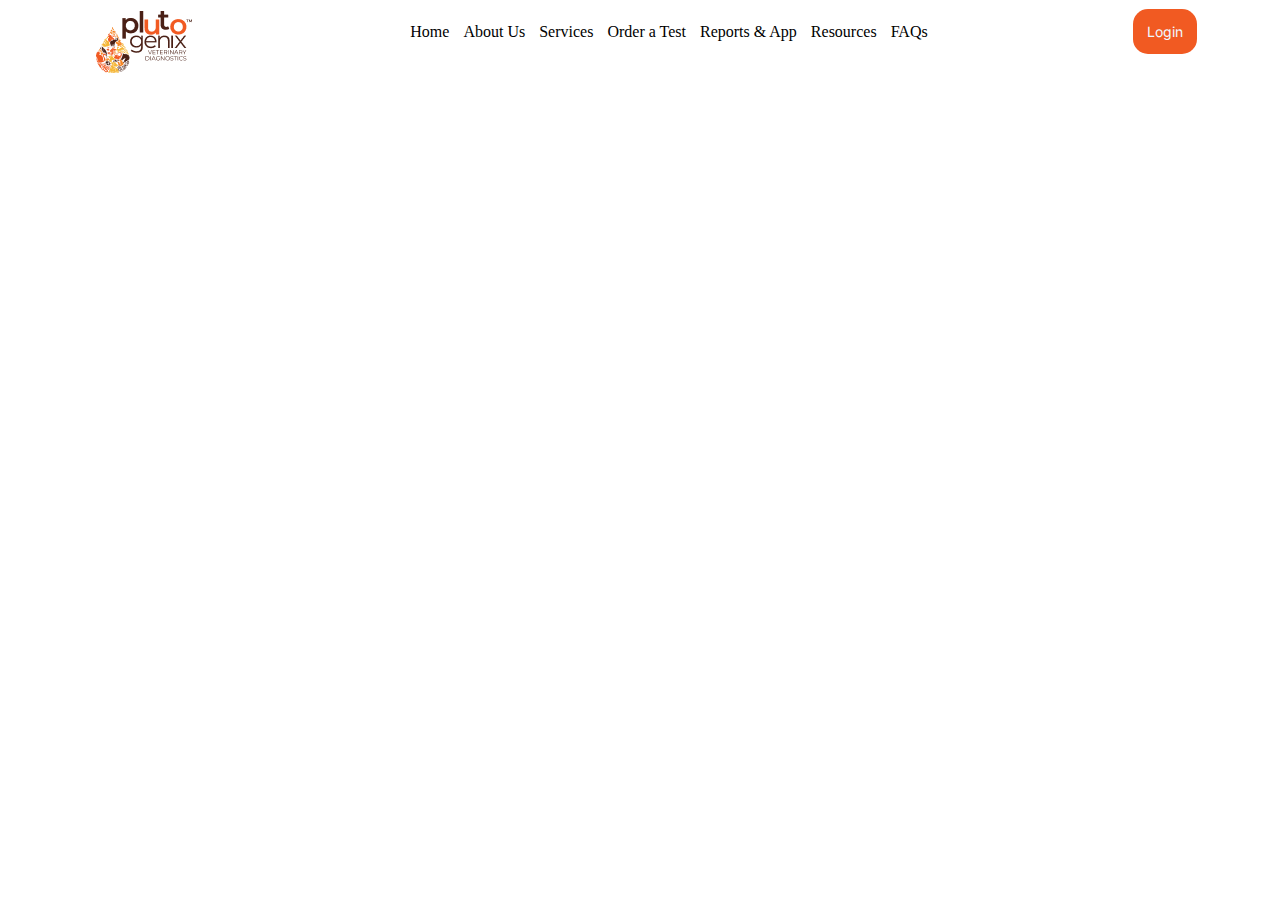
<file: index.html>
<!DOCTYPE html>
<html lang="en">
<head>
    <meta charset="UTF-8">
    <meta name="viewport" content="width=device-width, initial-scale=1.0">
    <title>Plutogenix</title>
    <link rel="stylesheet" href="/index.css">
    <link rel="stylesheet" href="/navbar.css">
</head>
<body>
    <div id="navbar-container"></div>




<!-- Load navbar dynamically  -->
   <script>
    fetch('navbar.html').then(r => r.text()).then(html => {
      document.getElementById('navbar-container').innerHTML = html;
      (function ($) {
        $('#pgx-nav a').on('click', function () {
          if ($('.navbar-toggle').is(':visible')) { $('#pgx-nav').collapse('hide'); }
        });
      })(jQuery);
    });

    // Footer
    fetch('footer.html').then(r => r.text()).then(html => {
      document.getElementById('footer-container').innerHTML = html;
      document.getElementById('year').textContent = new Date().getFullYear();
    });

  </script>

  <script>
    // Tiny slider for testimonials (no external libs)
    (function () {
      var track = document.querySelector('.testi-track');
      var cards = document.querySelectorAll('.testimonial-card');
      var dots = document.querySelectorAll('.testi-dots .dot');
      if (!track) return;

      function goTo(i) {
        var card = cards[i];
        if (!card) return;
        var offset = card.offsetLeft - (track.parentElement.clientWidth - card.clientWidth) / 2;
        track.style.transform = 'translateX(' + (-offset) + 'px)';
        [].forEach.call(dots, function (d) { d.classList.remove('is-active'); });
        dots[i].classList.add('is-active');
      }

      [].forEach.call(dots, function (d) {
        d.addEventListener('click', function () { goTo(parseInt(d.getAttribute('data-slide'), 10)); });
      });

      // Start centered on middle card (index 1) for md+; on mobile start at 0
      function init() {
        if (window.innerWidth >= 992) { goTo(1); } else { goTo(0); }
      }
      window.addEventListener('resize', init);
      setTimeout(init, 50);
    })();
  </script>
</body>

</html>
</file>
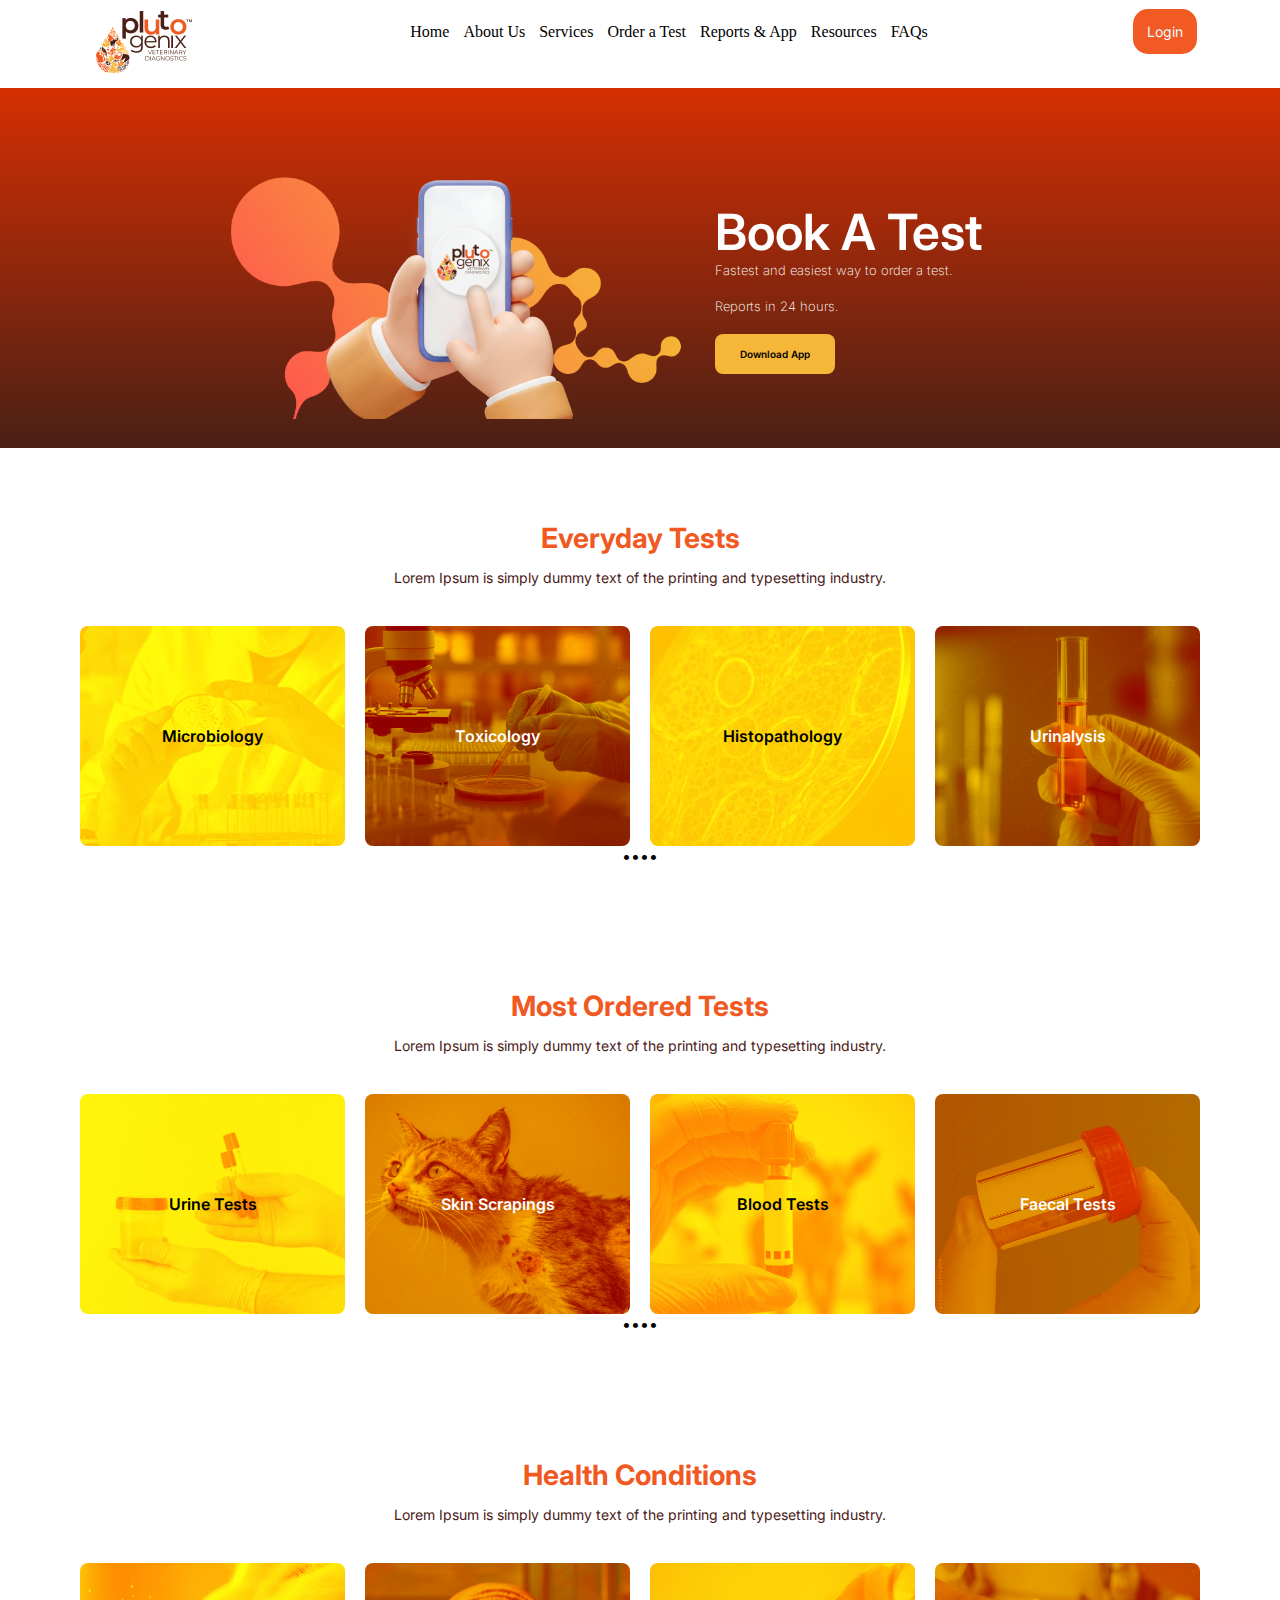
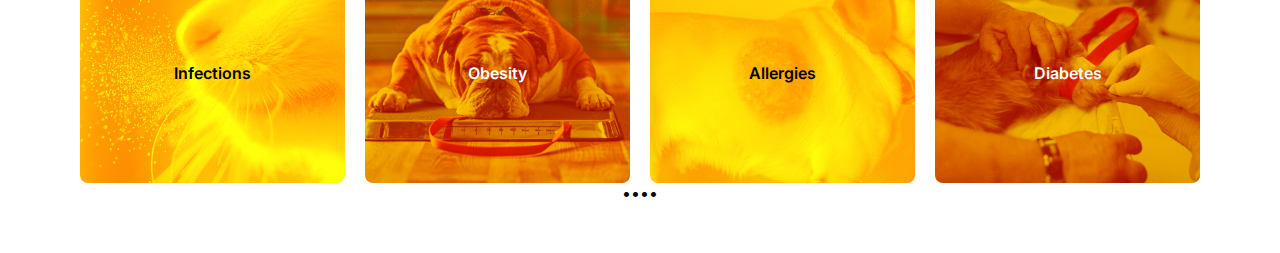
<file: ordertest.html>
<!DOCTYPE html>
<html lang="en">
  <head>
    <meta charset="UTF-8" />
    <meta name="viewport" content="width=device-width, initial-scale=1.0" />
    <title>Plutogenix-Ordertest</title>
    <link rel="stylesheet" href="/ordertest.css" />
    <link rel="stylesheet" href="/navbar.css" />
  </head>
  <body>
    <div id="navbar-container"></div>
    <div class="order-container">
      <div class="order-inner1">
        <img src="assets/Maskgroup.png" alt="hand" class="order-inner" />
      </div>
      <div class="order-inner2">
        <div class="book">Book A Test</div>
        <div class="fast">Fastest and easiest way to order a test.</div>
        <div class="report">Reports in 24 hours.</div>
        <div class="downloadbutt">
          <a class="download" href="/index.html">Download App</a>
        </div>
      </div>
    </div>
    <!-- everyday test card section -->
    <section class="tests-section">
      <h2 class="tests-title">Everyday Tests</h2>
      <p class="tests-subtitle">
        Lorem Ipsum is simply dummy text of the printing and typesetting
        industry.
      </p>

      <div class="tests-grid">
        <div class="test-card">
          <img src="assets/microbiology.png" alt="Microbiology" />
          <div class="overlay1">Microbiology</div>
        </div>

        <div class="test-card">
          <img src="assets/toxicology.jpg" alt="Toxicology" />
          <div class="overlay2">Toxicology</div>
        </div>

        <div class="test-card">
          <img src="assets/histopathology.jpg" alt="Histopathology" />
          <div class="overlay1">Histopathology</div>
        </div>

        <div class="test-card">
          <img src="assets/urinalysis.jpg" alt="Urinalysis" />
          <div class="overlay2">Urinalysis</div>
        </div>
      </div>

       <div class="dots">••••</div>
    </section>
<!-- Most Ordered Tests -->
<section class="tests-section">
  <h2 class="tests-title">Most Ordered <span>Tests</span></h2>
  <p class="tests-subtitle">Lorem Ipsum is simply dummy text of the printing and typesetting industry.</p>

  <div class="tests-grid">
    <div class="test-card">
      <img src="assets/urine.jpg" alt="Urine Tests">
      <div class="overlay1">Urine Tests</div>
    </div>

    <div class="test-card">
      <img src="assets/skin.jpg" alt="Skin Scrapings">
      <div class="overlay2">Skin Scrapings</div>
    </div>

    <div class="test-card">
      <img src="assets/blood.jpg" alt="Blood Tests">
      <div class="overlay1">Blood Tests</div>
    </div>

    <div class="test-card">
      <img src="assets/faecal.jpg" alt="Faecal Tests">
      <div class="overlay2">Faecal Tests</div>
    </div>
  </div>

  <div class="dots">••••</div>
</section>


<!-- Health Conditions -->
<section class="tests-section">
  <h2 class="tests-title">Health <span>Conditions</span></h2>
  <p class="tests-subtitle">Lorem Ipsum is simply dummy text of the printing and typesetting industry.</p>

  <div class="tests-grid">
    <div class="test-card">
      <img src="assets/infections.jpg" alt="Infections">
      <div class="overlay1">Infections</div>
    </div>

    <div class="test-card">
      <img src="assets/obesity.jpg" alt="Obesity">
      <div class="overlay2">Obesity</div>
    </div>

    <div class="test-card">
      <img src="assets/allergies.jpg" alt="Allergies">
      <div class="overlay1">Allergies</div>
    </div>

    <div class="test-card">
      <img src="assets/diabetes.jpg" alt="Diabetes">
      <div class="overlay2">Diabetes</div>
    </div>
  </div>

  <div class="dots">••••</div>
</section>
 <div id="footer-container"></div>



    <script>
      fetch("navbar.html")
        .then((r) => r.text())
        .then((html) => {
          document.getElementById("navbar-container").innerHTML = html;
          (function ($) {
            $("#pgx-nav a").on("click", function () {
              if ($(".navbar-toggle").is(":visible")) {
                $("#pgx-nav").collapse("hide");
              }
            });
          })(jQuery);
        });
        // Footer
    fetch('footer.html').then(r => r.text()).then(html => {
      document.getElementById('footer-container').innerHTML = html;
      document.getElementById('year').textContent = new Date().getFullYear();
    });
    </script>
  </body>
</html>
</file>
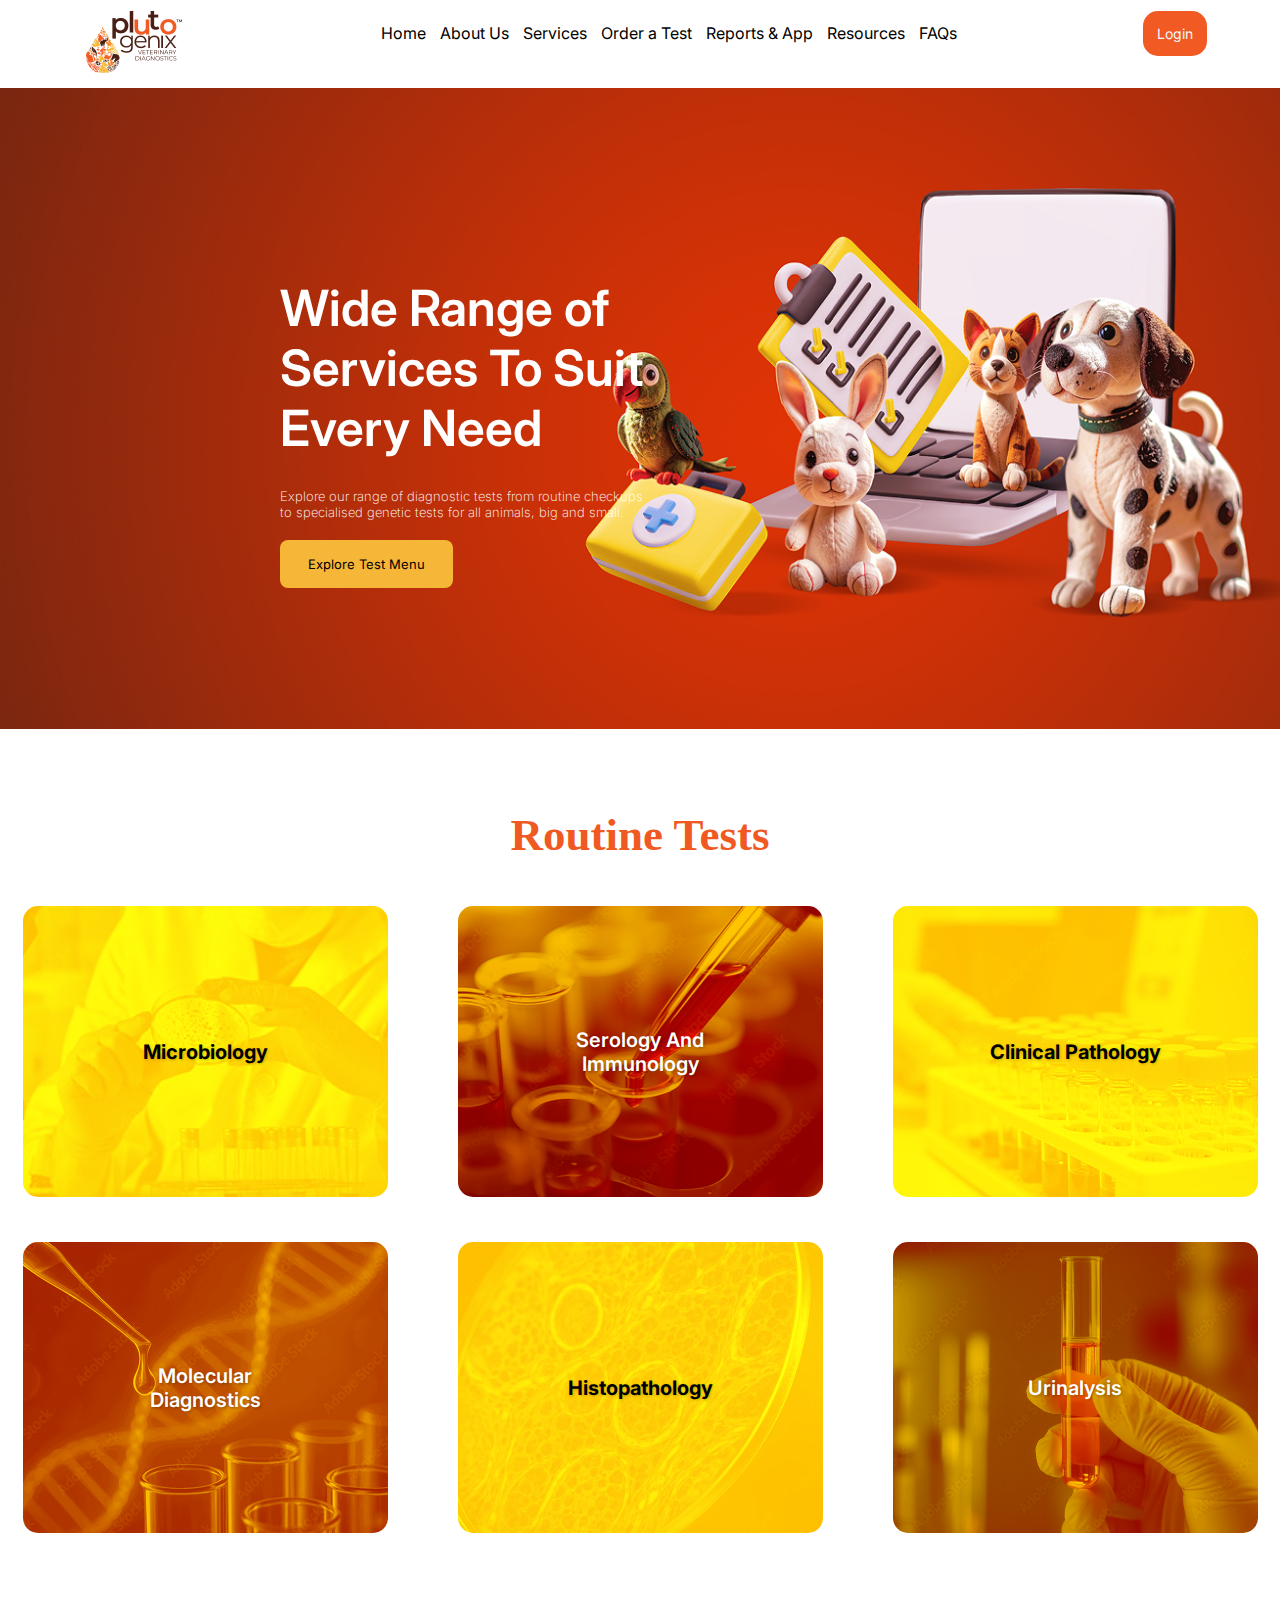
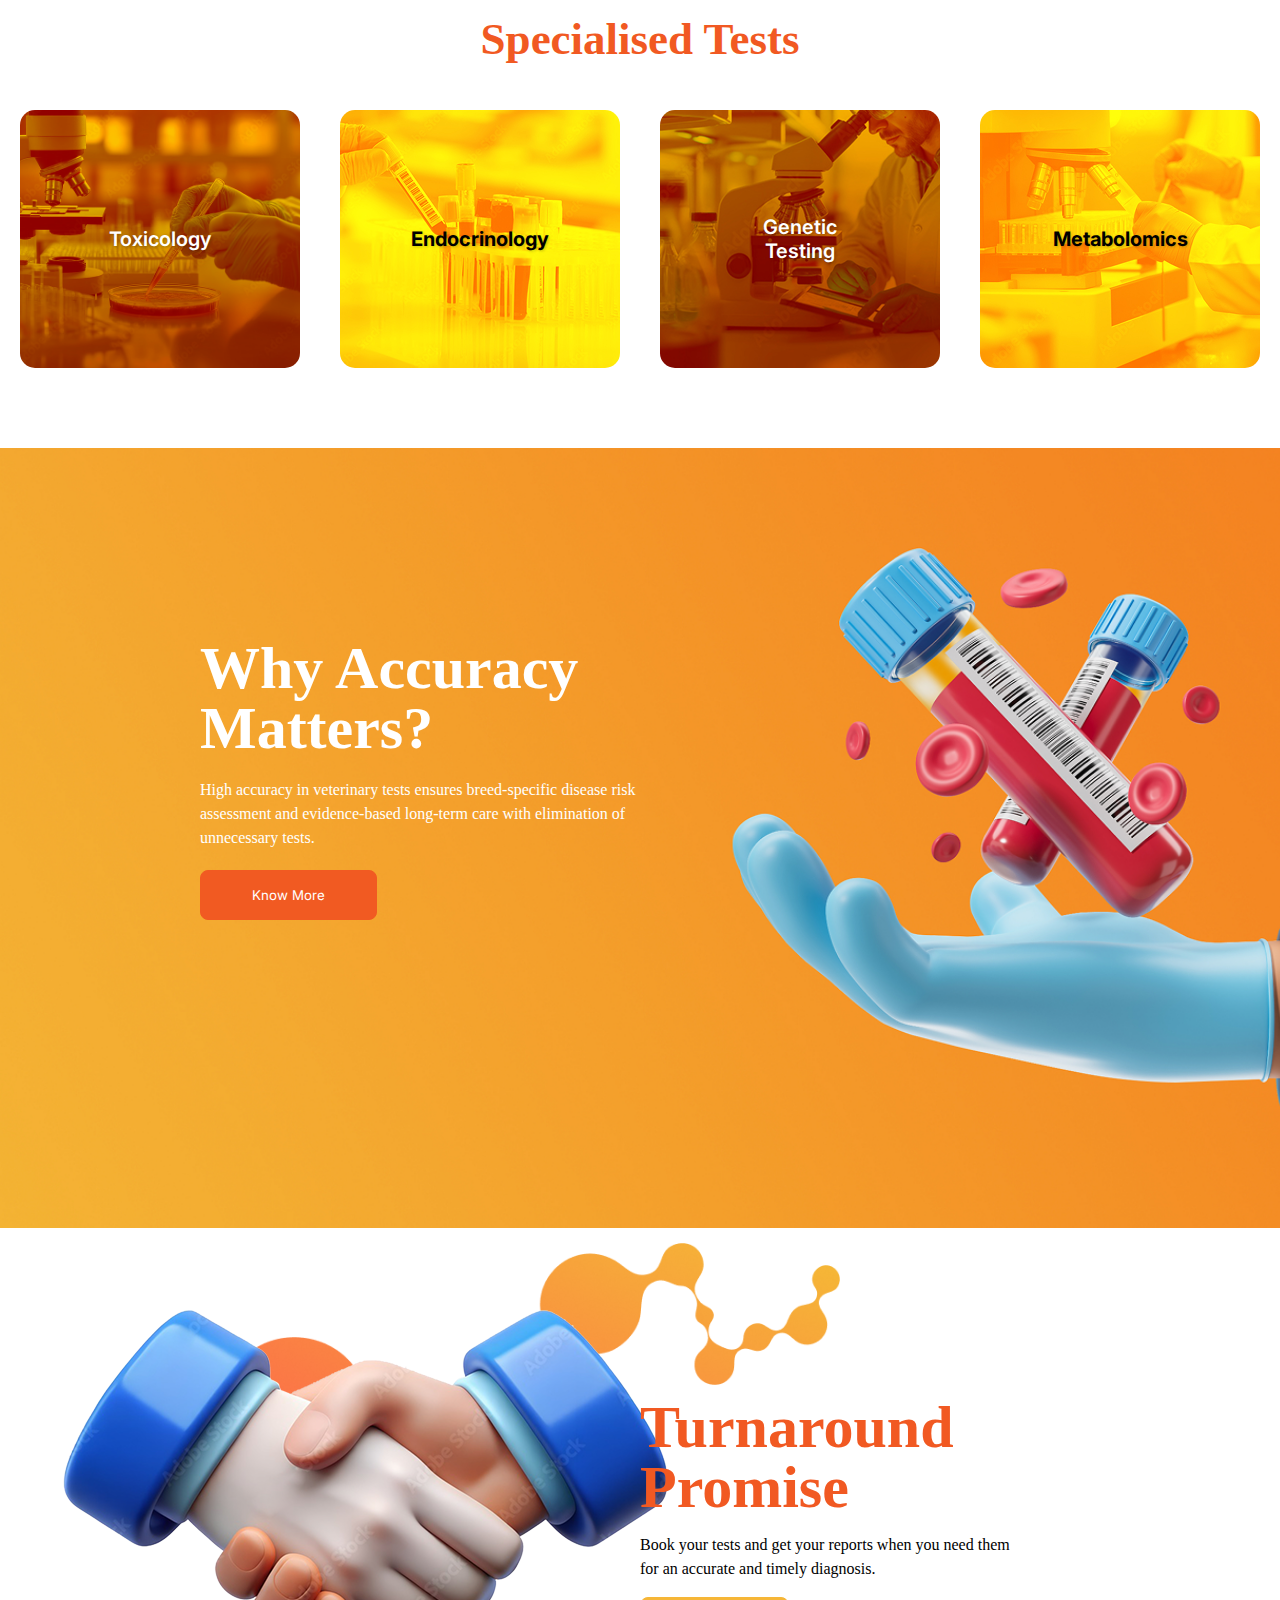
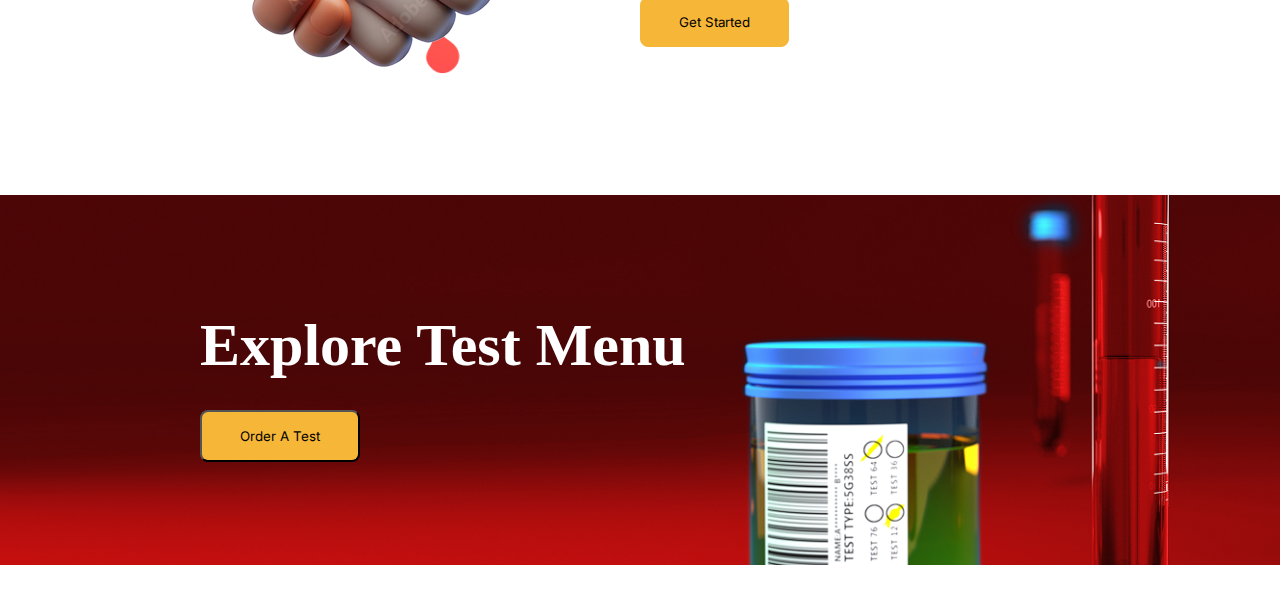
<file: services.html>
<!DOCTYPE html>
<html lang="en">

<head>
    <meta charset="UTF-8">
    <meta name="viewport" content="width=device-width, initial-scale=1.0">
    <link rel="stylesheet" href="services.css">
    <title>Services</title>
</head>

<body>
    <div id="navbar-container"></div>
    <div class="hero-section-service">
        <div>
            <p class="hero-section-service-1">Wide Range of<br />Services To Suit<br />Every Need</p>
        </div>
        <div>
            <p class="hero-section-service-2">Explore our range of diagnostic tests from routine checkups<br />to
                specialised genetic tests for all animals, big and small.</p>
        </div>
        <div><button class="hero-section-service-3">Explore Test Menu</button></div>
    </div>

    <div class="routine-tests-main">
        <p class="routine-tests-main-title">Routine Tests</p>
        <div class="routine-tests-main-service-box">
            <div class="routine-tests-main-inner-service-box">
                <img src="assets/microbiology.png" alt="Microbiology">
                <div class="routine-tests-main-inner-service-box-text-black">Microbiology</div>
            </div>
            <div class="routine-tests-main-inner-service-box">
                <img src="assets/SerologyAndImmunology.png" alt="Serology And Immunology">
                <div class="routine-tests-main-inner-service-box-text-white">Serology And Immunology</div>
            </div>
            <div class="routine-tests-main-inner-service-box">
                <img src="assets/ClinicalPathology.png" alt="Clinical Pathology">
                <div class="routine-tests-main-inner-service-box-text-black">Clinical Pathology</div>
            </div>
        </div>
        <div class="routine-tests-main-service-box">
            <div class="routine-tests-main-inner-service-box">
                <img src="assets/molecularDiagnostics.png" alt="Molecular Diagnostics">
                <div class="routine-tests-main-inner-service-box-text-white">Molecular Diagnostics</div>
            </div>
            <div class="routine-tests-main-inner-service-box">
                <img src="assets/histopathology.jpg" alt="histopathology">
                <div class="routine-tests-main-inner-service-box-text-black">Histopathology</div>
            </div>
            <div class="routine-tests-main-inner-service-box">
                <img src="assets/urinalysis.jpg" alt="urinalysis">
                <div class="routine-tests-main-inner-service-box-text-white">Urinalysis</div>
            </div>
        </div>
    </div>

    <div class="specialised-tests-main">
        <p class="specialised-tests-main-title">Specialised Tests</p>
        <div class="specialised-tests-main-service-box">
            <div class="specialised-tests-main-inner-service-box">
                <img src="assets/toxicology.jpg" alt="toxicology">
                <div class="specialised-tests-main-inner-service-box-text-white">Toxicology</div>
            </div>
            <div class="specialised-tests-main-inner-service-box">
                <img src="assets/Endocrinology.png" alt="Endocrinology">
                <div class="specialised-tests-main-inner-service-box-text-black">Endocrinology</div>
            </div>
            <div class="specialised-tests-main-inner-service-box">
                <img src="assets/geneticTesting.png" alt="Genetic Testing">
                <div class="specialised-tests-main-inner-service-box-text-white">Genetic Testing</div>
            </div>
            <div class="specialised-tests-main-inner-service-box">
                <img src="assets/Metabolomics.png" alt="Metabolomics">
                <div class="specialised-tests-main-inner-service-box-text-black">Metabolomics</div>
            </div>
        </div>
    </div>

    <div class="accuracy-matters-section-main">
        <p class="accuracy-matters-section-title">Why Accuracy Matters?</p>
        <p class="accuracy-matters-section-description">High accuracy in veterinary tests ensures breed-specific
            disease
            risk assessment and evidence-based long-term
            care with elimination of unnecessary tests.</p>
        <button class="accuracy-matters-section-button">Know More</button>
    </div>

    <div class="turnaround-promise-main">
        <div class="turnaround-promise-main-1"><img src="assets/Handshake.png" alt=""></div>
        <div class="turnaround-promise-main-2">
            <p class="turnaround-promise-main-2-title">Turnaround promise</p>
            <p class="turnaround-promise-main-2-description">Book your tests and get your reports when you need them for
                an accurate and timely diagnosis.</p>
            <button class="turnaround-promise-main-2-button">Get Started</button>
        </div>
    </div>

    <div class="explore-test-menu-main">
        <p class="explore-test-menu-title">Explore Test Menu</p>
        <button class="explore-test-menu-button">Order A Test</button>
    </div>

    <div id="footer-container"></div>

    <script>
        fetch('navbar.html').then(r => r.text()).then(html => {
            document.getElementById('navbar-container').innerHTML = html;
            (function ($) {
                $('#pgx-nav a').on('click', function () {
                    if ($('.navbar-toggle').is(':visible')) { $('#pgx-nav').collapse('hide'); }
                });
            })(jQuery);
        });

        // Footer
        fetch('footer.html').then(r => r.text()).then(html => {
            document.getElementById('footer-container').innerHTML = html;
        });
    </script>
</body>

</html>
</file>
<file: index.css>
/* Hero Section */
.hero {
  display: flex;
  align-items: center;
  justify-content: space-between;
  padding: 60px;
  background: linear-gradient(135deg, #ff7b39, #ff4d2d);
  color: #fff;
}

.hero-content {
  max-width: 50%;
}

.hero-content h1 {
  font-size: 2.8rem;
  line-height: 1.3;
  margin-bottom: 20px;
}

.hero-content p {
  font-size: 1rem;
  margin-bottom: 25px;
}

.buttons {
  display: flex;
  gap: 15px;
}

.btn {
  text-decoration: none;
  padding: 12px 20px;
  border-radius: 6px;
  font-weight: bold;
  transition: 0.3s;
}

.btn.primary {
  background: #ffb347;
  color: #000;
}

.btn.primary:hover {
  background: #ffaa22;
}

.btn.secondary {
  background: #333;
  color: #fff;
}

.btn.secondary:hover {
  background: #000;
}

.hero-image img {
  max-width: 420px;
}

/* Responsive */
@media (max-width: 900px) {
  .hero {
    flex-direction: column;
    text-align: center;
  }
  .hero-content {
    max-width: 100%;
  }
  .hero-image img {
    margin-top: 30px;
    max-width: 300px;
  }
}
</file>
<file: navbar.css>
/* Navbar
.pgx-navbar {
  position: sticky;
  top: 0;
  z-index: 1000;
  background: #fff;
  border: none;
  box-shadow: 0 0.125rem 0.75rem rgba(0, 0, 0, 0.06);
  padding: 0.5rem 0;
}

.pgx-navbar .navbar-brand img {
  height: 3rem;
  max-width: 100%;
}

.pgx-menu>li>a {
  font-weight: 600;
  color: #3a3a3a !important;
  padding: 1rem;
}

.pgx-menu>li>a:hover {
  color: #ff7a1a !important;
}

.btn-login {
  background: #ff7a1a;
  color: #fff !important;
  padding: 0.6rem 1.2rem;
  font-weight: 700;
  border-radius: 0.5rem;
}

.btn-login:hover {
  background: #af5718 !important;
} */
@import url('https://fonts.googleapis.com/css2?family=Crimson+Text:ital,wght@0,400;0,600;0,700;1,400;1,600;1,700&family=Inter:ital,opsz,wght@0,14..32,100..900;1,14..32,100..900&display=swap');
.container{
    display: flex;
    flex-direction: row;
    justify-content: space-around;
}
.inner-container{
    display: flex;
    flex-direction: row;
    justify-content: space-around;
    list-style-type: none;
}
.ul-container{
    display: flex;
    flex-direction: row;
    justify-content: space-around;
    list-style-type: none;
    li{
        padding: 7px;
    }
}
.href-fix{
    text-decoration: none;
    color: black;
}

.loginbutton{
    font-size: 14px;
    background-color: #F15A22;
    padding: 14px 14px;
    border-radius: 15px;
    width: 79px;
    height: 49px;
    border-radius: 15px;
    border-width: 2px;
    color: aliceblue;
    font-family: "Inter", sans-serif;
     /* font-weight: 300; */
}

.navbar-brand{
    padding: 10px
}
</file>
<file: ordertest.css>
@import url('https://fonts.googleapis.com/css2?family=Crimson+Text:ital,wght@0,400;0,600;0,700;1,400;1,600;1,700&family=Inter:ital,opsz,wght@0,14..32,100..900;1,14..32,100..900&display=swap');

.order-container{
    height:360px;
    background: linear-gradient(180deg, #D52F03 0%, #4A2015 100%);
    display: flex;
    flex-direction: row;
    align-items: center;
    justify-content: space-around;
}

.order-inner{
    width: 84%;
    margin-top: 44px;
    margin-left: 350px;
}
.order-inner1{
   flex: 1;
  display: flex;
  align-items: center;
  justify-content: center;
}
.order-inner2{
   flex: 1;
  display: flex;
  flex-direction: column;
  align-items: flex-start;
  justify-content: center;
  margin-left: 150px;
  margin-top: 40px;
}
.book{
    font-size: 50px;
    font-family: "Inter", sans-serif;
    font-weight: 600;
    color: #FFFFFF;
    gap: 10px;
}
.fast{
    font-size: 13px;
    font-family: "Inter", sans-serif;
    font-weight: 200;
    color: #FFFFFF;
    margin-bottom: 20px;
}
.report{
    font-size: 13px;
    font-family: "Inter", sans-serif;
    font-weight: 200;
    color: #FFFFFF;
    margin-bottom: 20px;
}
.downloadbutt{
    text-decoration: none;
    color: black;
    font-family: "Inter", sans-serif;
    font-weight: 400;
    height: 40px;
    width: 120px;
    background-color: #F6B637;
    border-radius: 8px;
    display: flex;
    align-items: center;
    justify-content: center;
}
.download{
    text-decoration: none;
    color: black;
    font-family: "Inter", sans-serif;
    font-weight: 600;
    font-size: 10px;
}
/* everyday css */
.tests-section {
  text-align: center;
  padding: 50px 80px;
  font-family: "Inter", sans-serif;
}

.tests-title {
  font-size: 28px;
  font-weight: 700;
  margin-bottom: 8px;
  color:#F15922;
}

.tests-subtitle {
  font-size: 14px;
  color:#4A2016;
  margin-bottom: 40px;
}

.tests-grid {
  display: grid;
  grid-template-columns: repeat(4, 1fr);
  gap: 20px;
}

.test-card {
  position: relative;
  overflow: hidden;
  border-radius: 8px;
  cursor: pointer;
  display: flex;
  align-items: center;
  justify-content: center;
  text-align: center;
}

.test-card img {
  width: 100%;
  height: 220px;
  object-fit: cover;
  transition: transform 0.4s ease;
}

.test-card:hover img {
  transform: scale(1.05);
}

.overlay1 {
  position: absolute;
  left: 0;
  right: 0;
  color: #000;
  font-weight: 600;
  font-size: 16px;
  padding: 12px;
  text-align: center;
  transition: background 0.3s ease;
}
.overlay2 {
  position: absolute;
  left: 0;
  right: 0;
  color: #ffffff;
  font-weight: 600;
  font-size: 16px;
  padding: 12px;
  text-align: center;
  transition: background 0.3s ease;
}

/* Responsive */
@media (max-width: 1000px) {
  .tests-grid {
    grid-template-columns: repeat(2, 1fr);
  }
}

@media (max-width: 600px) {
  .tests-grid {
    grid-template-columns: 1fr;
  }
}
</file>
<file: services.css>
@import url("https://fonts.googleapis.com/css2?family=Crimson+Text:ital,wght@0,400;0,600;0,700;1,400;1,600;1,700&family=Inter:ital,opsz,wght@0,14..32,100..900;1,14..32,100..900&display=swap");
* {
  font-family: "Inter", sans-serif;
}
.hero-section-service {
  color: white;
  width: 100%;
  height: 641px;
  background-size: cover;
  background-image: url(assets/servicesHeroBanner.png);
}
.hero-section-service-1 {
  margin: 0 0;
  padding: 30px 280px;
  padding-top: 190px;
  font-size: 50px;
  font-weight: 600;
}
.hero-section-service-2 {
  margin: 0 0;
  padding: 0px 280px;
  font-size: 13px;
  font-weight: 200;
}
.hero-section-service-3 {
  cursor: pointer;
  background: #f6b637;
  border: 0;
  border-radius: 8px;
  margin: 20px 280px;
  padding: 16px 28px;
  font-size: 13px;
}
.hero-section-service-3:hover {
  cursor: pointer;
  background: #f4b028;
  border: 0;
  border-radius: 8px;
  margin: 20px 280px;
  padding: 16px 28px;
  font-size: 13px;
}

/* Routine tests section */
.routine-tests-main {
  display: flex;
  flex-direction: column;
  align-items: center;
  gap: 45px;
}

.routine-tests-main-title {
  margin: 0;
  margin-top: 80px;
  font-family: Montserrat;
  font-weight: 600;
  font-size: 45px;
  letter-spacing: 0%;
  text-align: center;
  text-transform: capitalize;
  color: #f15922;
}

.routine-tests-main-service-box {
  display: flex;
  align-items: center;
  justify-content: space-evenly;
  gap: 70px;
}

.routine-tests-main-inner-service-box {
  position: relative;
  width: 365px;
  height: 291px;
  border-radius: 15px;
  overflow: hidden;
  font-family: Arial, sans-serif;
}

.routine-tests-main-inner-service-box img {
  width: 100%;
  height: 100%;
  object-fit: cover;
}

.routine-tests-main-inner-service-box-text-black {
  position: absolute;
  top: 50%;
  left: 50%;
  text-align: center;
  transform: translate(-50%, -50%);
  font-size: 20px;
  font-weight: 700;
  color: #000;
  text-shadow: 1px 1px 3px rgba(0, 0, 0, 0.2);
}

.routine-tests-main-inner-service-box-text-white {
  position: absolute;
  top: 50%;
  left: 50%;
  text-align: center;
  transform: translate(-50%, -50%);
  font-size: 20px;
  font-weight: 600;
  color: #fff;
  text-shadow: 1px 1px 3px rgba(0, 0, 0, 0.3);
}

/* specialised tests section */

.specialised-tests-main {
  display: flex;
  flex-direction: column;
  align-items: center;
  gap: 45px;
}

.specialised-tests-main-title {
  margin: 0;
  margin-top: 80px;
  font-family: Montserrat;
  font-weight: 600;
  font-size: 45px;
  letter-spacing: 0%;
  text-align: center;
  text-transform: capitalize;
  color: #f15922;
}

.specialised-tests-main-service-box {
  display: flex;
  align-items: center;
  justify-content: space-evenly;
  gap: 40px;
}

.specialised-tests-main-inner-service-box {
  position: relative;
  width: 280px;
  height: 258px;
  border-radius: 15px;
  overflow: hidden;
  font-family: Arial, sans-serif;
}

.specialised-tests-main-inner-service-box img {
  width: 100%;
  height: 100%;
  object-fit: cover;
}

.specialised-tests-main-inner-service-box-text-black {
  position: absolute;
  top: 50%;
  left: 50%;
  text-align: center;
  transform: translate(-50%, -50%);
  font-size: 20px;
  font-weight: 700;
  color: #000;
  text-shadow: 1px 1px 3px rgba(0, 0, 0, 0.2);
}

.specialised-tests-main-inner-service-box-text-white {
  position: absolute;
  top: 50%;
  left: 50%;
  text-align: center;
  transform: translate(-50%, -50%);
  font-size: 20px;
  font-weight: 600;
  color: #fff;
  text-shadow: 1px 1px 3px rgba(0, 0, 0, 0.3);
}

/* Why Accuracy Matters Section */
.accuracy-matters-section-main {
  height: 780px;
  background-image: url(assets/whyAccuracyMatters.png);
  background-size: cover;
  display: flex;
  flex-direction: column;
  margin-top: 80px;
}

.accuracy-matters-section-title {
  color: white;
  font-family: Montserrat;
  font-weight: 600;
  font-style: SemiBold;
  font-size: 60px;
  line-height: 60px;
  text-transform: capitalize;
  word-wrap: normal;
  width: 470px;
  padding: 0px 200px;
  padding-top: 190px;
  margin: 0;
}

.accuracy-matters-section-description {
  color: white;
  font-family: Roboto;
  font-weight: 400;
  font-size: 16px;
  line-height: 150%;
  word-wrap: normal;
  width: 470px;
  padding: 20px 200px;
  margin: 0;
}

.accuracy-matters-section-button {
  color: #fff;
  background: #f15a22;
  border: 1px solid #f15a22;
  width: 177px;
  height: 53;
  opacity: 1;
  border-radius: 8px;
  padding-top: 16px;
  padding-right: 38px;
  padding-bottom: 16px;
  padding-left: 38px;
  margin: 0px 200px;
}

/* Turnaround promise section */
.turnaround-promise-main {
  display: flex;
  align-items: center;
  justify-content: space-evenly;
  background-image: url(assets/servicePageBackgroundVector.png);
  background-repeat: no-repeat;
  background-size: 620px;
  background-position: 220px 15px;
}
.turnaround-promise-main-1 {
  width: 50%;
}
.turnaround-promise-main-2 {
  width: 50%;
}

.turnaround-promise-main-2-title {
  width: 300px;
  word-wrap: normal;
  font-family: Montserrat;
  font-weight: 600;
  font-style: SemiBold;
  font-size: 60px;
  line-height: 60px;
  text-transform: capitalize;
  color: #f15922;
  margin: 0;
  margin-top: 60px;
}
.turnaround-promise-main-2-description {
  width: 380px;
  font-family: Roboto;
  font-weight: 300;
  font-size: 16px;
  line-height: 150%;
}

.turnaround-promise-main-2-button {
  width: 168;
  height: 53;
  border-radius: 8px;
  padding-top: 16px;
  padding-right: 38px;
  padding-bottom: 16px;
  padding-left: 38px;
  gap: 10px;
  background: #f6b637;
  border: 1px solid #f6b637;
}

/* Explore Test Menu section */
.explore-test-menu-main {
  background-image: url(assets/ExploreTestMenuBackground.png);
  background-size: cover;
  height: 370px;
  margin: 40px 0px;
}

.explore-test-menu-title {
  color: #fff;
  font-family: Montserrat;
  font-weight: 600;
  font-style: SemiBold;
  font-size: 60px;
  line-height: 60px;
  text-transform: capitalize;
  margin: 0;
  padding-left: 200px;
  padding-top: 120px;
}

.explore-test-menu-button {
  width: 174;
  height: 53;
  border-radius: 8px;
  padding-top: 16px;
  padding-right: 38px;
  padding-bottom: 16px;
  padding-left: 38px;
  gap: 10px;
  margin-left: 200px;
  margin-top: 35px;
  background: #f6b637;
}
</file>
